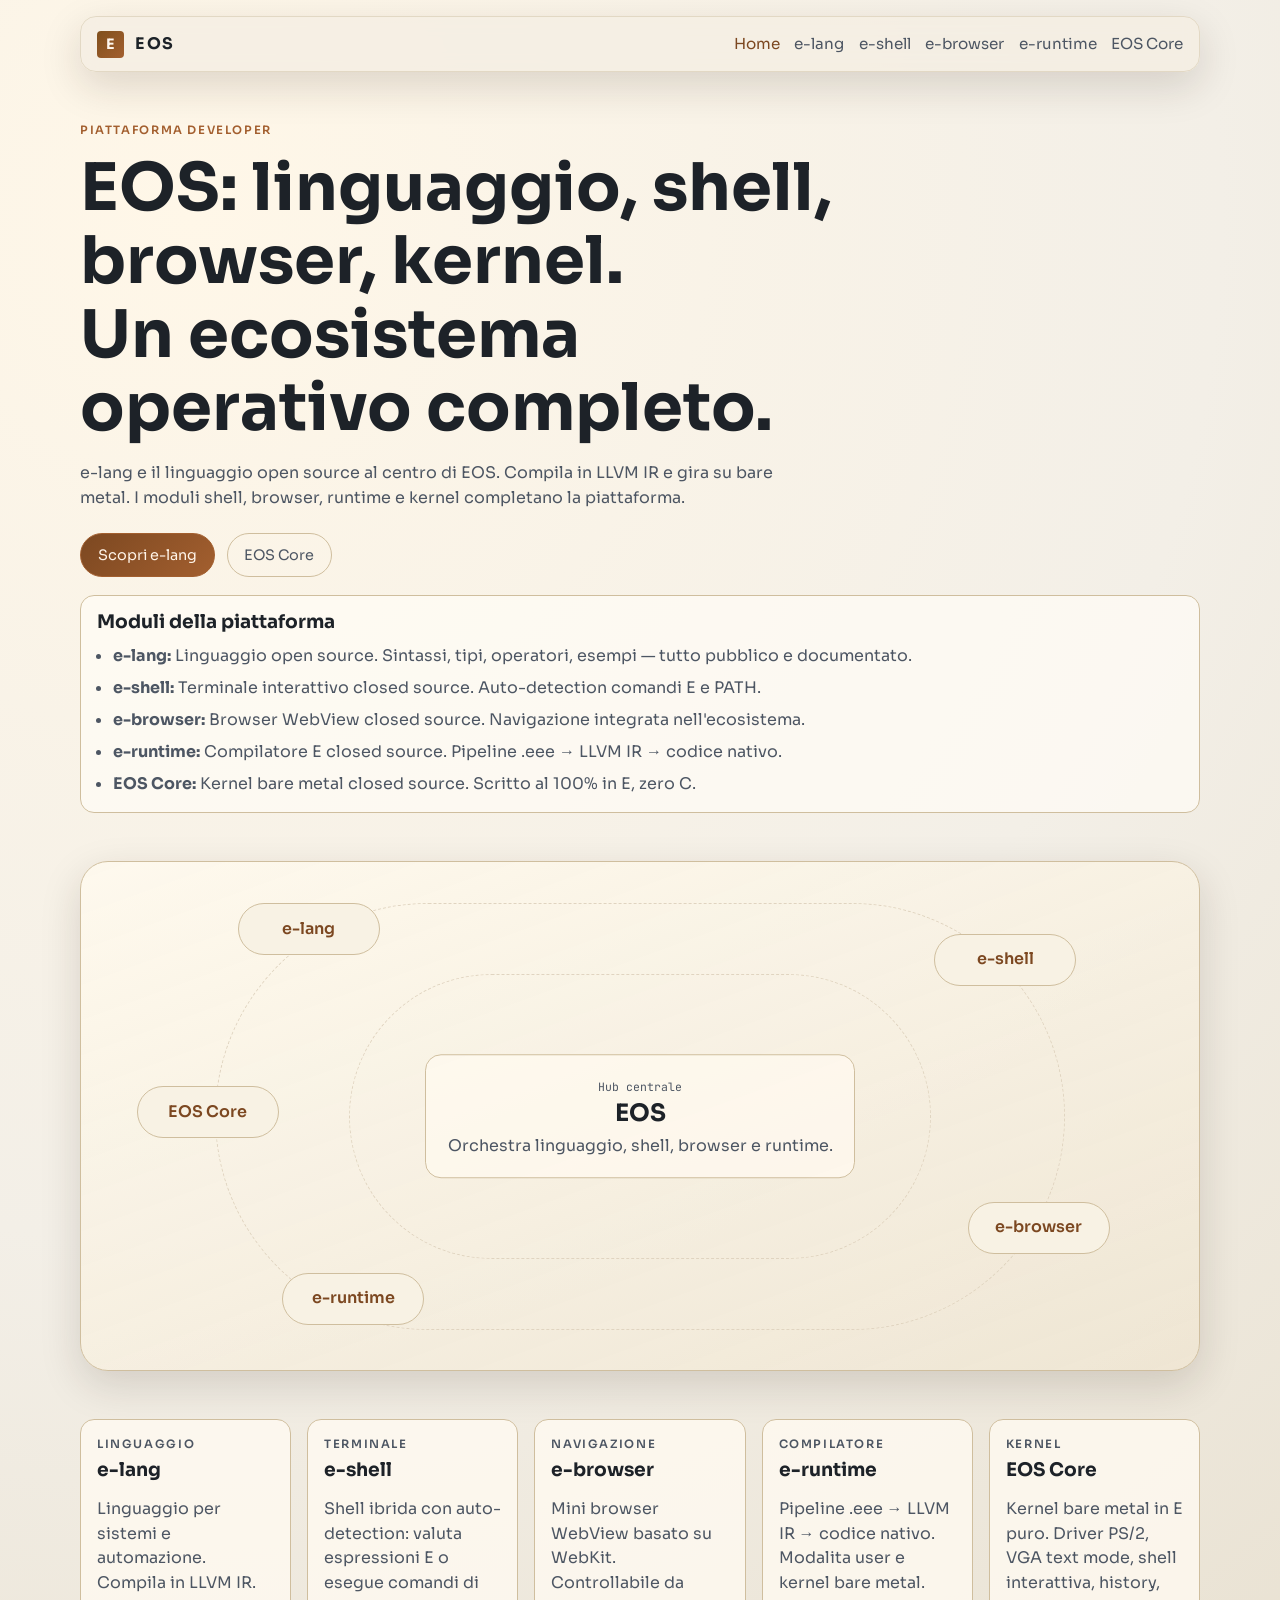
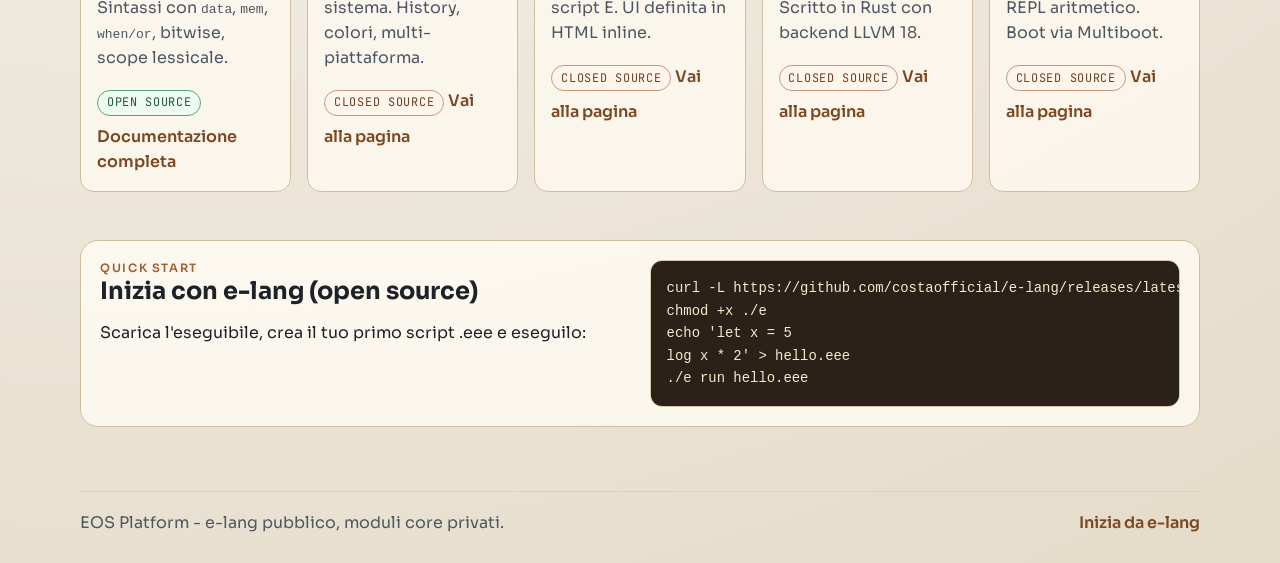
<file: docs/index.html>
<!doctype html>
<html lang="it">
  <head>
    <meta charset="UTF-8" />
    <meta name="viewport" content="width=device-width, initial-scale=1.0" />
    <title>EOS | Ecosistema Operativo</title>
    <meta
      name="description"
      content="EOS e un ecosistema operativo con e-lang open source e moduli privati e-shell, e-browser, e-runtime, EOS Core."
    />
    <link rel="stylesheet" href="assets/styles.css" />
  </head>
  <body>
    <div class="bg-noise"></div>
    <header class="site-header">
      <a class="brand" href="index.html">
        <span class="brand-block">E</span>
        <span class="brand-text">EOS</span>
      </a>
      <button class="menu-toggle" aria-label="Apri menu" aria-expanded="false">Menu</button>
      <nav class="nav" data-nav>
        <a href="index.html">Home</a>
        <a href="pages/e-lang.html">e-lang</a>
        <a href="pages/e-shell.html">e-shell</a>
        <a href="pages/e-browser.html">e-browser</a>
        <a href="pages/e-runtime.html">e-runtime</a>
        <a href="pages/eos-core.html">EOS Core</a>
      </nav>
    </header>

    <main>
      <section class="hero reveal">
        <p class="kicker">Piattaforma Developer</p>
        <h1>EOS: linguaggio, shell, browser, kernel. <br/>Un ecosistema operativo completo.</h1>
        <p class="lead">
          e-lang e il linguaggio open source al centro di EOS. Compila in LLVM IR e gira su bare metal.
          I moduli shell, browser, runtime e kernel completano la piattaforma.
        </p>
        <div class="hero-actions">
          <a class="btn primary" href="pages/e-lang.html">Scopri e-lang</a>
          <a class="btn" href="pages/eos-core.html">EOS Core</a>
        </div>
      </section>

      <section class="section-block reveal" aria-label="Stato accesso moduli">
        <h3>Moduli della piattaforma</h3>
        <ul class="feature-list">
          <li><strong>e-lang:</strong> Linguaggio open source. Sintassi, tipi, operatori, esempi — tutto pubblico e documentato.</li>
          <li><strong>e-shell:</strong> Terminale interattivo closed source. Auto-detection comandi E e PATH.</li>
          <li><strong>e-browser:</strong> Browser WebView closed source. Navigazione integrata nell'ecosistema.</li>
          <li><strong>e-runtime:</strong> Compilatore E closed source. Pipeline .eee → LLVM IR → codice nativo.</li>
          <li><strong>EOS Core:</strong> Kernel bare metal closed source. Scritto al 100% in E, zero C.</li>
        </ul>
      </section>

      <section class="orbit reveal" aria-label="Mappa moduli EOS">
        <div class="orbit-center">
          <span class="orbit-label">Hub centrale</span>
          <h2>EOS</h2>
          <p>Orchestra linguaggio, shell, browser e runtime.</p>
        </div>
        <a class="orbit-node n1" href="pages/e-lang.html">e-lang</a>
        <a class="orbit-node n2" href="pages/e-shell.html">e-shell</a>
        <a class="orbit-node n3" href="pages/e-browser.html">e-browser</a>
        <a class="orbit-node n4" href="pages/e-runtime.html">e-runtime</a>
        <a class="orbit-node n5" href="pages/eos-core.html">EOS Core</a>
      </section>

      <section class="feature-grid reveal" id="feature-grid">
        <article class="feature-card">
          <p class="eyebrow">Linguaggio</p>
          <h3>e-lang</h3>
          <p>Linguaggio per sistemi e automazione. Compila in LLVM IR. Sintassi con <code>data</code>, <code>mem</code>, <code>when/or</code>, bitwise, scope lessicale.</p>
          <p class="status open">Open source</p>
          <a href="pages/e-lang.html">Documentazione completa</a>
        </article>
        <article class="feature-card">
          <p class="eyebrow">Terminale</p>
          <h3>e-shell</h3>
          <p>Shell ibrida con auto-detection: valuta espressioni E o esegue comandi di sistema. History, colori, multi-piattaforma.</p>
          <p class="status closed">Closed source</p>
          <a href="pages/e-shell.html">Vai alla pagina</a>
        </article>
        <article class="feature-card">
          <p class="eyebrow">Navigazione</p>
          <h3>e-browser</h3>
          <p>Mini browser WebView basato su WebKit. Controllabile da script E. UI definita in HTML inline.</p>
          <p class="status closed">Closed source</p>
          <a href="pages/e-browser.html">Vai alla pagina</a>
        </article>
        <article class="feature-card">
          <p class="eyebrow">Compilatore</p>
          <h3>e-runtime</h3>
          <p>Pipeline .eee → LLVM IR → codice nativo. Modalita user e kernel bare metal. Scritto in Rust con backend LLVM 18.</p>
          <p class="status closed">Closed source</p>
          <a href="pages/e-runtime.html">Vai alla pagina</a>
        </article>
        <article class="feature-card">
          <p class="eyebrow">Kernel</p>
          <h3>EOS Core</h3>
          <p>Kernel bare metal in E puro. Driver PS/2, VGA text mode, shell interattiva, history, REPL aritmetico. Boot via Multiboot.</p>
          <p class="status closed">Closed source</p>
          <a href="pages/eos-core.html">Vai alla pagina</a>
        </article>
      </section>

      <section class="install reveal">
        <div>
          <p class="kicker">Quick start</p>
          <h2>Inizia con e-lang (open source)</h2>
          <p style="margin-bottom:16px;color:var(--dim)">Scarica l'eseguibile, crea il tuo primo script .eee e eseguilo:</p>
        </div>
        <pre><code>curl -L https://github.com/costaofficial/e-lang/releases/latest/download/e -o e
chmod +x ./e
echo 'let x = 5
log x * 2' > hello.eee
./e run hello.eee</code></pre>
      </section>
    </main>

    <footer class="site-footer">
      <p>EOS Platform - e-lang pubblico, moduli core privati.</p>
      <a href="pages/e-lang.html">Inizia da e-lang</a>
    </footer>

    <script src="assets/app.js"></script>
  </body>
</html>
</file>
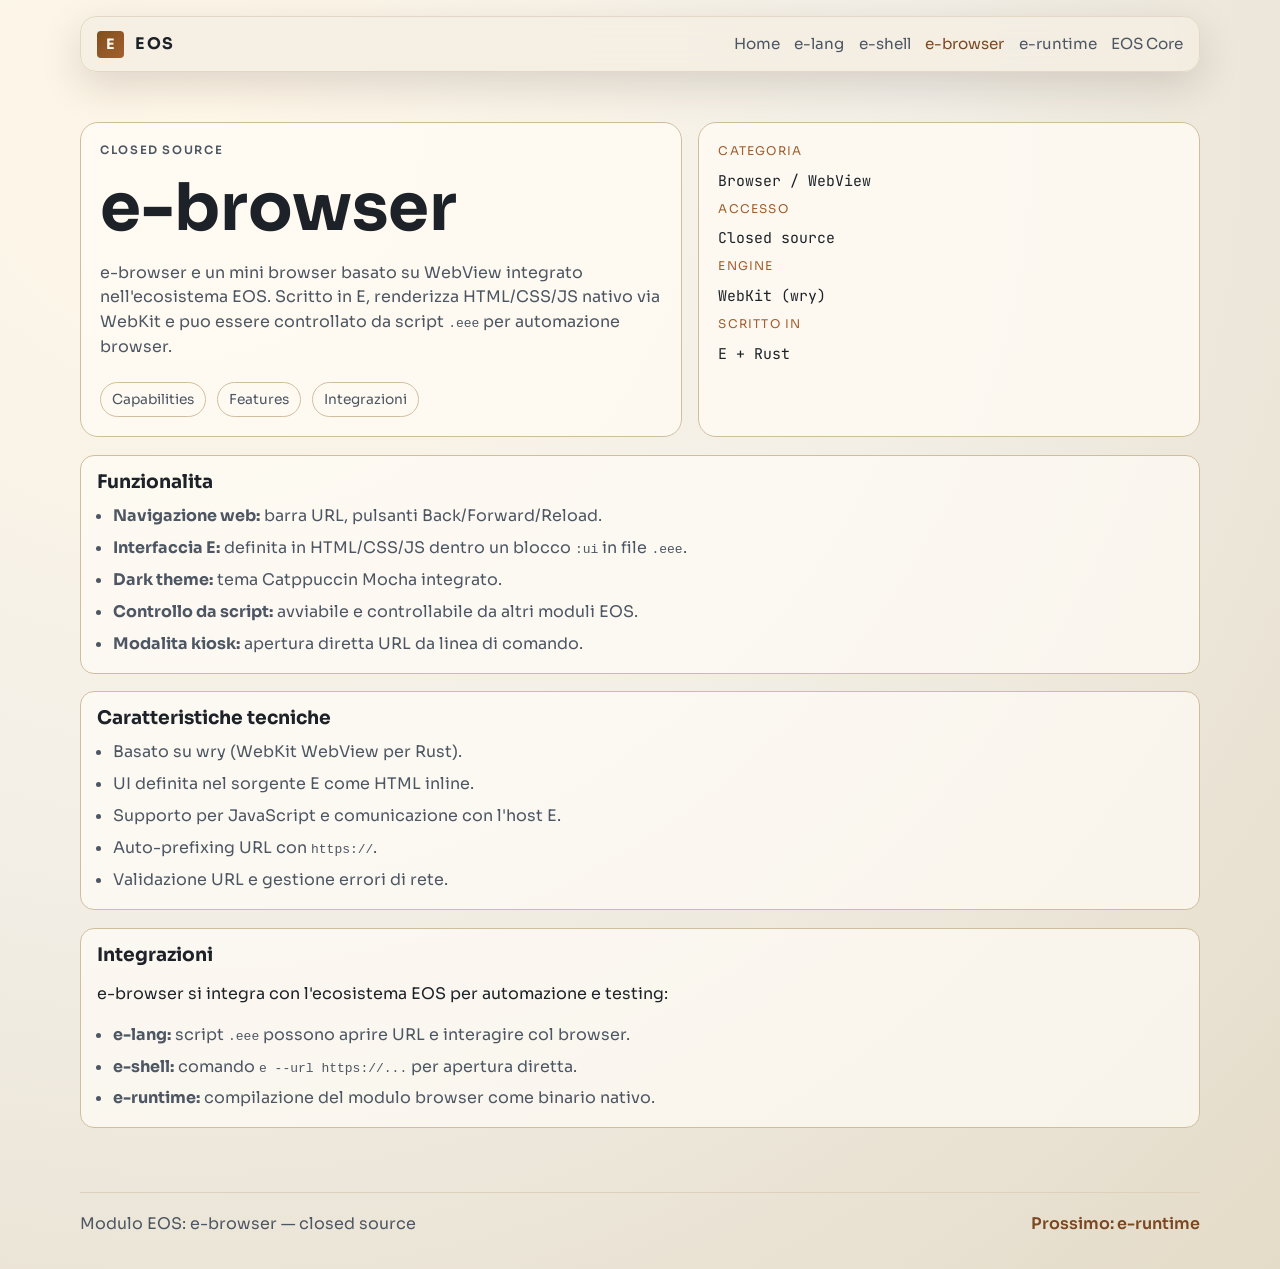
<file: docs/pages/e-browser.html>
<!doctype html>
<html lang="it">
  <head>
    <meta charset="UTF-8" />
    <meta name="viewport" content="width=device-width, initial-scale=1.0" />
    <title>EOS | e-browser</title>
    <meta name="description" content="e-browser: browser WebView di EOS. Navigazione integrata con l'ecosistema. Closed source." />
    <link rel="stylesheet" href="../assets/styles.css" />
  </head>
  <body>
    <div class="bg-noise"></div>
    <header class="site-header">
      <a class="brand" href="../index.html"><span class="brand-block">E</span><span class="brand-text">EOS</span></a>
      <button class="menu-toggle" aria-label="Apri menu" aria-expanded="false">Menu</button>
      <nav class="nav" data-nav>
        <a href="../index.html">Home</a>
        <a href="e-lang.html">e-lang</a>
        <a href="e-shell.html">e-shell</a>
        <a href="e-browser.html">e-browser</a>
        <a href="e-runtime.html">e-runtime</a>
        <a href="eos-core.html">EOS Core</a>
      </nav>
    </header>
    <main>
      <section class="feature-hero reveal">
        <article class="feature-pane">
          <p class="kicker">Closed Source</p>
          <h1>e-browser</h1>
          <p>
            e-browser e un mini browser basato su WebView integrato nell'ecosistema EOS. Scritto in E,
            renderizza HTML/CSS/JS nativo via WebKit e puo essere controllato da script <code>.eee</code>
            per automazione browser.
          </p>
          <div class="jump-links">
            <a href="#capabilities">Capabilities</a>
            <a href="#features">Features</a>
            <a href="#integrations">Integrazioni</a>
          </div>
        </article>
        <aside class="feature-meta">
          <dl>
            <dt>Categoria</dt>
            <dd>Browser / WebView</dd>
            <dt>Accesso</dt>
            <dd>Closed source</dd>
            <dt>Engine</dt>
            <dd>WebKit (wry)</dd>
            <dt>Scritto in</dt>
            <dd>E + Rust</dd>
          </dl>
        </aside>
      </section>

      <section class="section-block reveal" id="capabilities">
        <h3>Funzionalita</h3>
        <ul class="feature-list">
          <li><strong>Navigazione web:</strong> barra URL, pulsanti Back/Forward/Reload.</li>
          <li><strong>Interfaccia E:</strong> definita in HTML/CSS/JS dentro un blocco <code>:ui</code> in file <code>.eee</code>.</li>
          <li><strong>Dark theme:</strong> tema Catppuccin Mocha integrato.</li>
          <li><strong>Controllo da script:</strong> avviabile e controllabile da altri moduli EOS.</li>
          <li><strong>Modalita kiosk:</strong> apertura diretta URL da linea di comando.</li>
        </ul>
      </section>

      <section class="section-block reveal" id="features">
        <h3>Caratteristiche tecniche</h3>
        <ul class="feature-list">
          <li>Basato su wry (WebKit WebView per Rust).</li>
          <li>UI definita nel sorgente E come HTML inline.</li>
          <li>Supporto per JavaScript e comunicazione con l'host E.</li>
          <li>Auto-prefixing URL con <code>https://</code>.</li>
          <li>Validazione URL e gestione errori di rete.</li>
        </ul>
      </section>

      <section class="section-block reveal" id="integrations">
        <h3>Integrazioni</h3>
        <p>e-browser si integra con l'ecosistema EOS per automazione e testing:</p>
        <ul class="feature-list">
          <li><strong>e-lang:</strong> script <code>.eee</code> possono aprire URL e interagire col browser.</li>
          <li><strong>e-shell:</strong> comando <code>e --url https://...</code> per apertura diretta.</li>
          <li><strong>e-runtime:</strong> compilazione del modulo browser come binario nativo.</li>
        </ul>
      </section>
    </main>
    <footer class="site-footer">
      <p>Modulo EOS: e-browser — closed source</p>
      <a href="e-runtime.html">Prossimo: e-runtime</a>
    </footer>
    <script src="../assets/app.js"></script>
  </body>
</html>
</file>
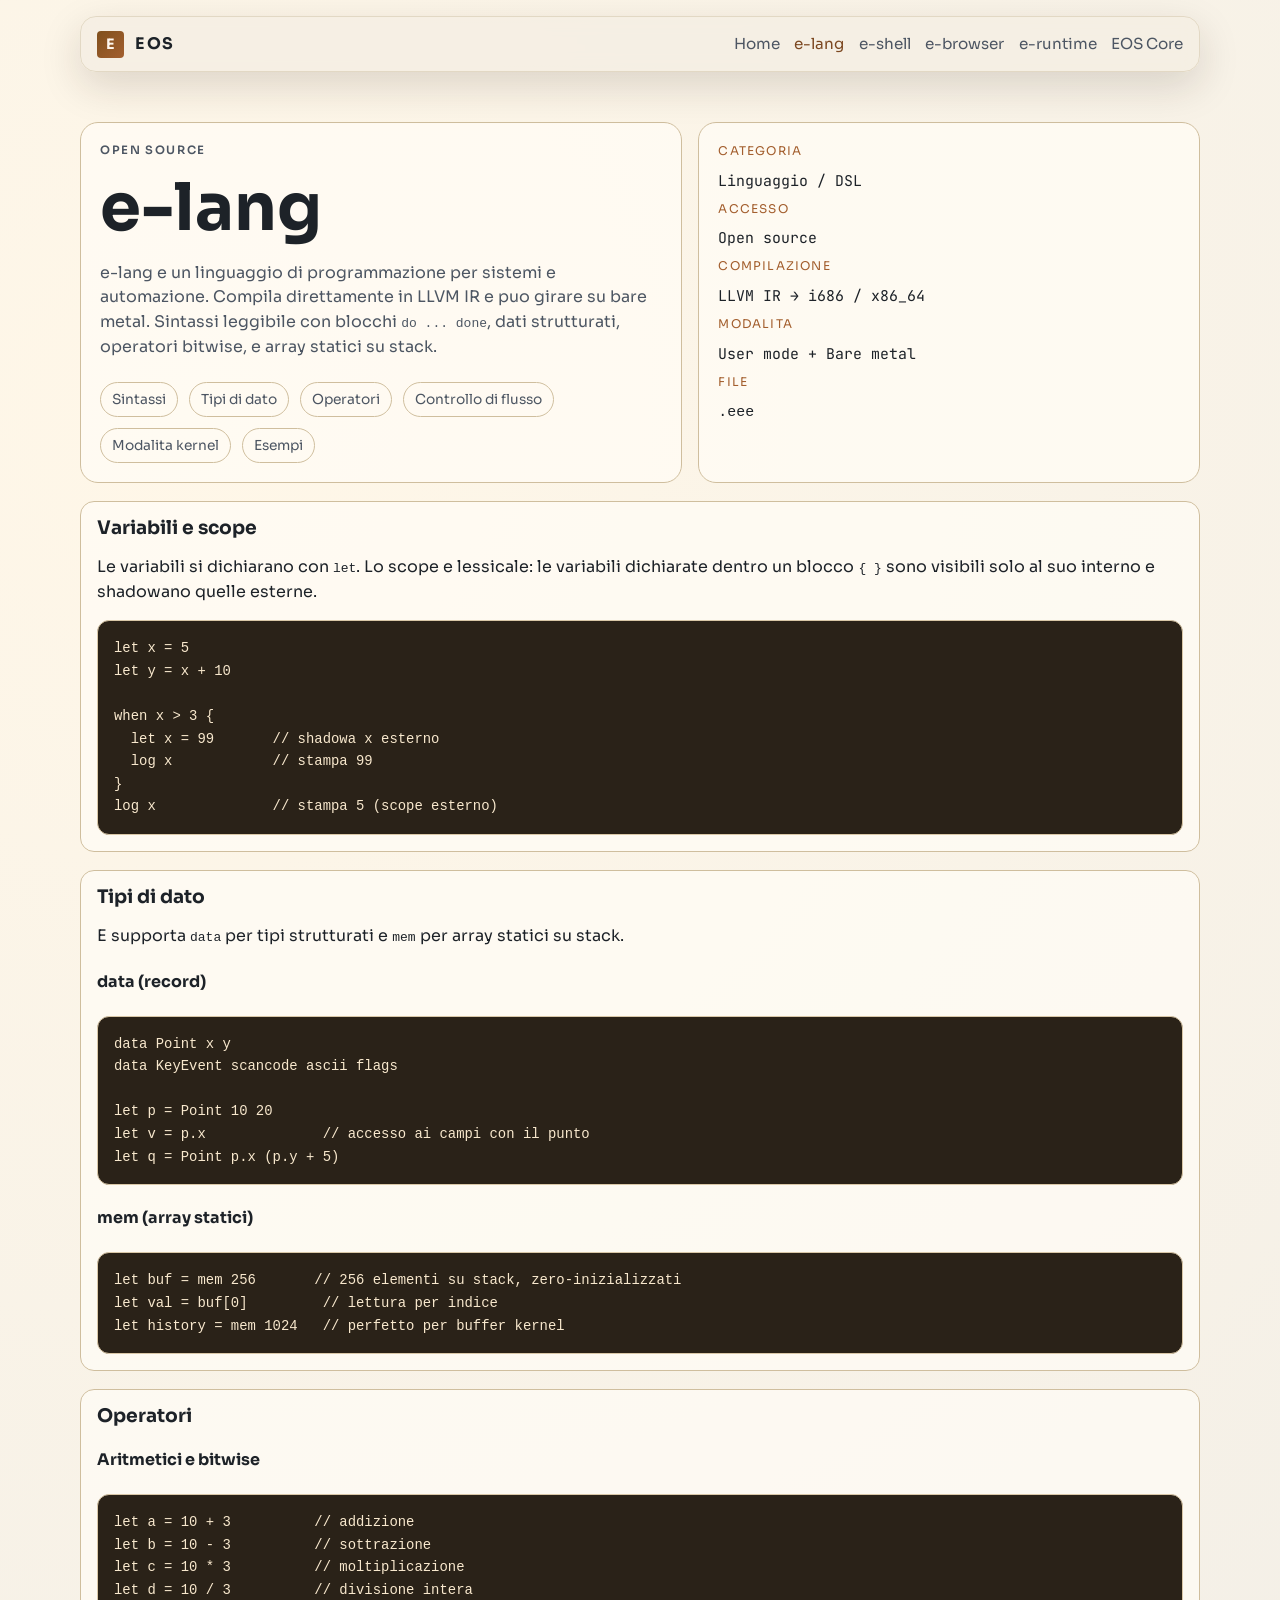
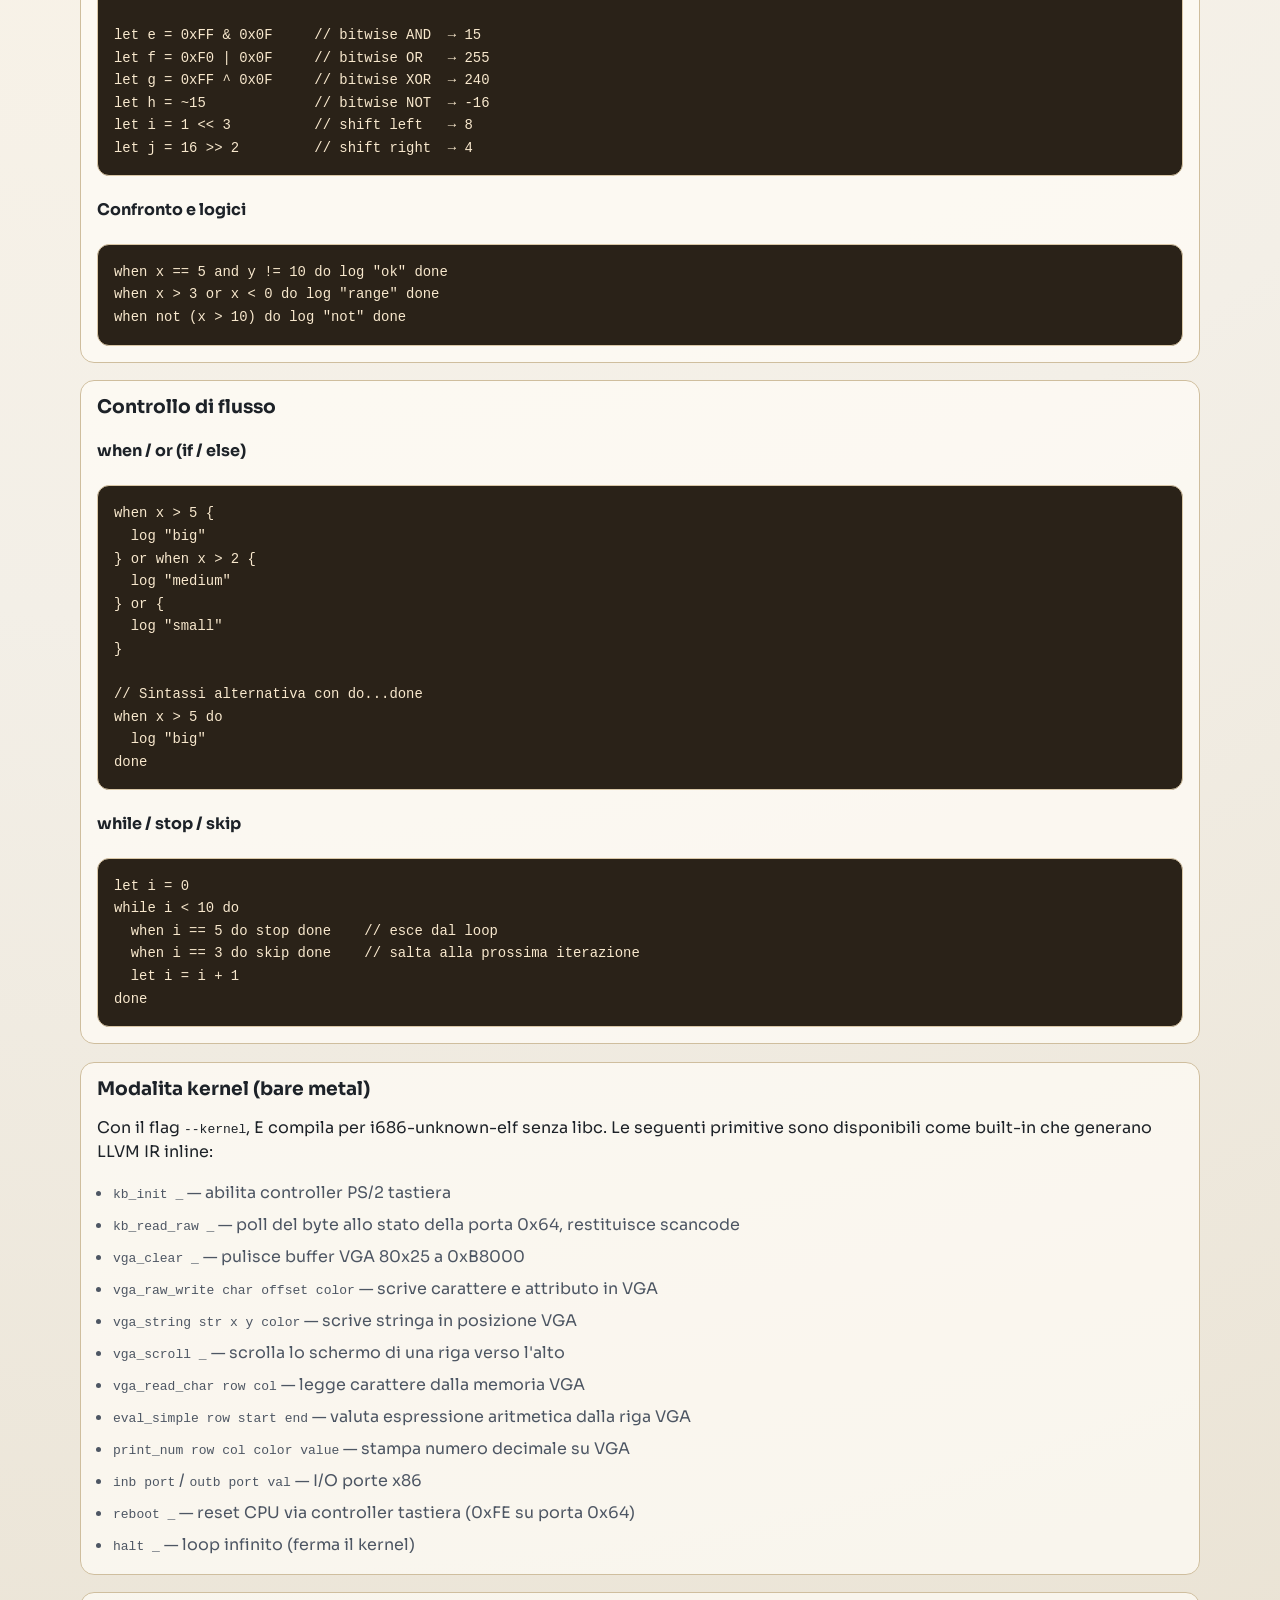
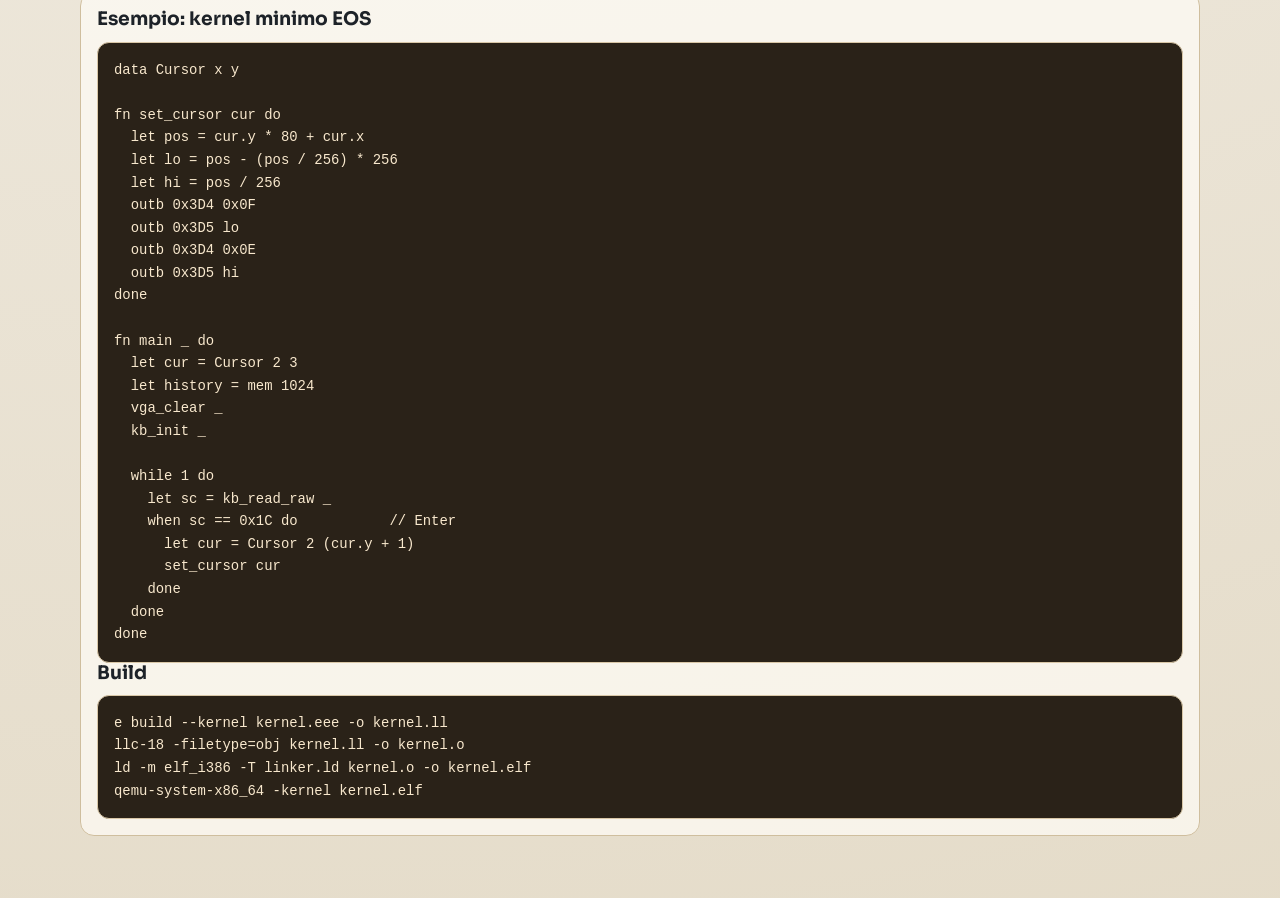
<file: docs/pages/e-lang.html>
<!doctype html>
<html lang="it">
  <head>
    <meta charset="UTF-8" />
    <meta name="viewport" content="width=device-width, initial-scale=1.0" />
    <title>EOS | e-lang</title>
    <meta name="description" content="e-lang: linguaggio open source di EOS — sistemi e automazione con sintassi do/done, compilazione LLVM, bare metal." />
    <link rel="stylesheet" href="../assets/styles.css" />
  </head>
  <body>
    <div class="bg-noise"></div>
    <header class="site-header">
      <a class="brand" href="../index.html"><span class="brand-block">E</span><span class="brand-text">EOS</span></a>
      <button class="menu-toggle" aria-label="Apri menu" aria-expanded="false">Menu</button>
      <nav class="nav" data-nav>
        <a href="../index.html">Home</a>
        <a href="e-lang.html">e-lang</a>
        <a href="e-shell.html">e-shell</a>
        <a href="e-browser.html">e-browser</a>
        <a href="e-runtime.html">e-runtime</a>
        <a href="eos-core.html">EOS Core</a>
      </nav>
    </header>
    <main>
      <section class="feature-hero reveal">
        <article class="feature-pane">
          <p class="kicker">Open Source</p>
          <h1>e-lang</h1>
          <p>
            e-lang e un linguaggio di programmazione per sistemi e automazione. Compila direttamente in LLVM IR
            e puo girare su bare metal. Sintassi leggibile con blocchi <code>do ... done</code>, dati strutturati,
            operatori bitwise, e array statici su stack.
          </p>
          <div class="jump-links">
            <a href="#syntax">Sintassi</a>
            <a href="#types">Tipi di dato</a>
            <a href="#ops">Operatori</a>
            <a href="#control">Controllo di flusso</a>
            <a href="#kernel">Modalita kernel</a>
            <a href="#snippet">Esempi</a>
          </div>
        </article>
        <aside class="feature-meta">
          <dl>
            <dt>Categoria</dt>
            <dd>Linguaggio / DSL</dd>
            <dt>Accesso</dt>
            <dd>Open source</dd>
            <dt>Compilazione</dt>
            <dd>LLVM IR &rarr; i686 / x86_64</dd>
            <dt>Modalita</dt>
            <dd>User mode + Bare metal</dd>
            <dt>File</dt>
            <dd><code>.eee</code></dd>
          </dl>
        </aside>
      </section>

      <!-- SINTASSI BASE -->
      <section class="section-block reveal" id="syntax">
        <h3>Variabili e scope</h3>
        <p>Le variabili si dichiarano con <code>let</code>. Lo scope e lessicale: le variabili dichiarate dentro un blocco <code>{ }</code> sono visibili solo al suo interno e shadowano quelle esterne.</p>
        <pre><code>let x = 5
let y = x + 10

when x > 3 {
  let x = 99       // shadowa x esterno
  log x            // stampa 99
}
log x              // stampa 5 (scope esterno)</code></pre>
      </section>

      <!-- TIPI DI DATO -->
      <section class="section-block reveal" id="types">
        <h3>Tipi di dato</h3>
        <p>E supporta <code>data</code> per tipi strutturati e <code>mem</code> per array statici su stack.</p>

        <h4>data (record)</h4>
        <pre><code>data Point x y
data KeyEvent scancode ascii flags

let p = Point 10 20
let v = p.x              // accesso ai campi con il punto
let q = Point p.x (p.y + 5)</code></pre>

        <h4>mem (array statici)</h4>
        <pre><code>let buf = mem 256       // 256 elementi su stack, zero-inizializzati
let val = buf[0]         // lettura per indice
let history = mem 1024   // perfetto per buffer kernel</code></pre>
      </section>

      <!-- OPERATORI -->
      <section class="section-block reveal" id="ops">
        <h3>Operatori</h3>

        <h4>Aritmetici e bitwise</h4>
        <pre><code>let a = 10 + 3          // addizione
let b = 10 - 3          // sottrazione
let c = 10 * 3          // moltiplicazione
let d = 10 / 3          // divisione intera

let e = 0xFF & 0x0F     // bitwise AND  → 15
let f = 0xF0 | 0x0F     // bitwise OR   → 255
let g = 0xFF ^ 0x0F     // bitwise XOR  → 240
let h = ~15             // bitwise NOT  → -16
let i = 1 << 3          // shift left   → 8
let j = 16 >> 2         // shift right  → 4</code></pre>

        <h4>Confronto e logici</h4>
        <pre><code>when x == 5 and y != 10 do log "ok" done
when x > 3 or x < 0 do log "range" done
when not (x > 10) do log "not" done</code></pre>
      </section>

      <!-- CONTROLLO DI FLUSSO -->
      <section class="section-block reveal" id="control">
        <h3>Controllo di flusso</h3>

        <h4>when / or (if / else)</h4>
        <pre><code>when x > 5 {
  log "big"
} or when x > 2 {
  log "medium"
} or {
  log "small"
}

// Sintassi alternativa con do...done
when x > 5 do
  log "big"
done</code></pre>

        <h4>while / stop / skip</h4>
        <pre><code>let i = 0
while i < 10 do
  when i == 5 do stop done    // esce dal loop
  when i == 3 do skip done    // salta alla prossima iterazione
  let i = i + 1
done</code></pre>
      </section>

      <!-- KERNEL MODE -->
      <section class="section-block reveal" id="kernel">
        <h3>Modalita kernel (bare metal)</h3>
        <p>Con il flag <code>--kernel</code>, E compila per i686-unknown-elf senza libc. Le seguenti primitive sono disponibili come built-in che generano LLVM IR inline:</p>
        <ul class="feature-list">
          <li><code>kb_init _</code> — abilita controller PS/2 tastiera</li>
          <li><code>kb_read_raw _</code> — poll del byte allo stato della porta 0x64, restituisce scancode</li>
          <li><code>vga_clear _</code> — pulisce buffer VGA 80x25 a 0xB8000</li>
          <li><code>vga_raw_write char offset color</code> — scrive carattere e attributo in VGA</li>
          <li><code>vga_string str x y color</code> — scrive stringa in posizione VGA</li>
          <li><code>vga_scroll _</code> — scrolla lo schermo di una riga verso l'alto</li>
          <li><code>vga_read_char row col</code> — legge carattere dalla memoria VGA</li>
          <li><code>eval_simple row start end</code> — valuta espressione aritmetica dalla riga VGA</li>
          <li><code>print_num row col color value</code> — stampa numero decimale su VGA</li>
          <li><code>inb port</code> / <code>outb port val</code> — I/O porte x86</li>
          <li><code>reboot _</code> — reset CPU via controller tastiera (0xFE su porta 0x64)</li>
          <li><code>halt _</code> — loop infinito (ferma il kernel)</li>
        </ul>
      </section>

      <!-- ESEMPI -->
      <section class="section-block reveal" id="snippet">
        <h3>Esempio: kernel minimo EOS</h3>
        <pre><code>data Cursor x y

fn set_cursor cur do
  let pos = cur.y * 80 + cur.x
  let lo = pos - (pos / 256) * 256
  let hi = pos / 256
  outb 0x3D4 0x0F
  outb 0x3D5 lo
  outb 0x3D4 0x0E
  outb 0x3D5 hi
done

fn main _ do
  let cur = Cursor 2 3
  let history = mem 1024
  vga_clear _
  kb_init _

  while 1 do
    let sc = kb_read_raw _
    when sc == 0x1C do           // Enter
      let cur = Cursor 2 (cur.y + 1)
      set_cursor cur
    done
  done
done</code></pre>

        <h3>Build</h3>
        <pre><code>e build --kernel kernel.eee -o kernel.ll
llc-18 -filetype=obj kernel.ll -o kernel.o
ld -m elf_i386 -T linker.ld kernel.o -o kernel.elf
qemu-system-x86_64 -kernel kernel.elf</code></pre>
      </section>
    </main>
    <footer class="site-footer">
      <p>Modulo EOS: e-lang — open source</p>
      <a href="e-shell.html">Prossimo: e-shell</a>
    </footer>
    <script src="../assets/app.js"></script>
  </body>
</html>
</file>
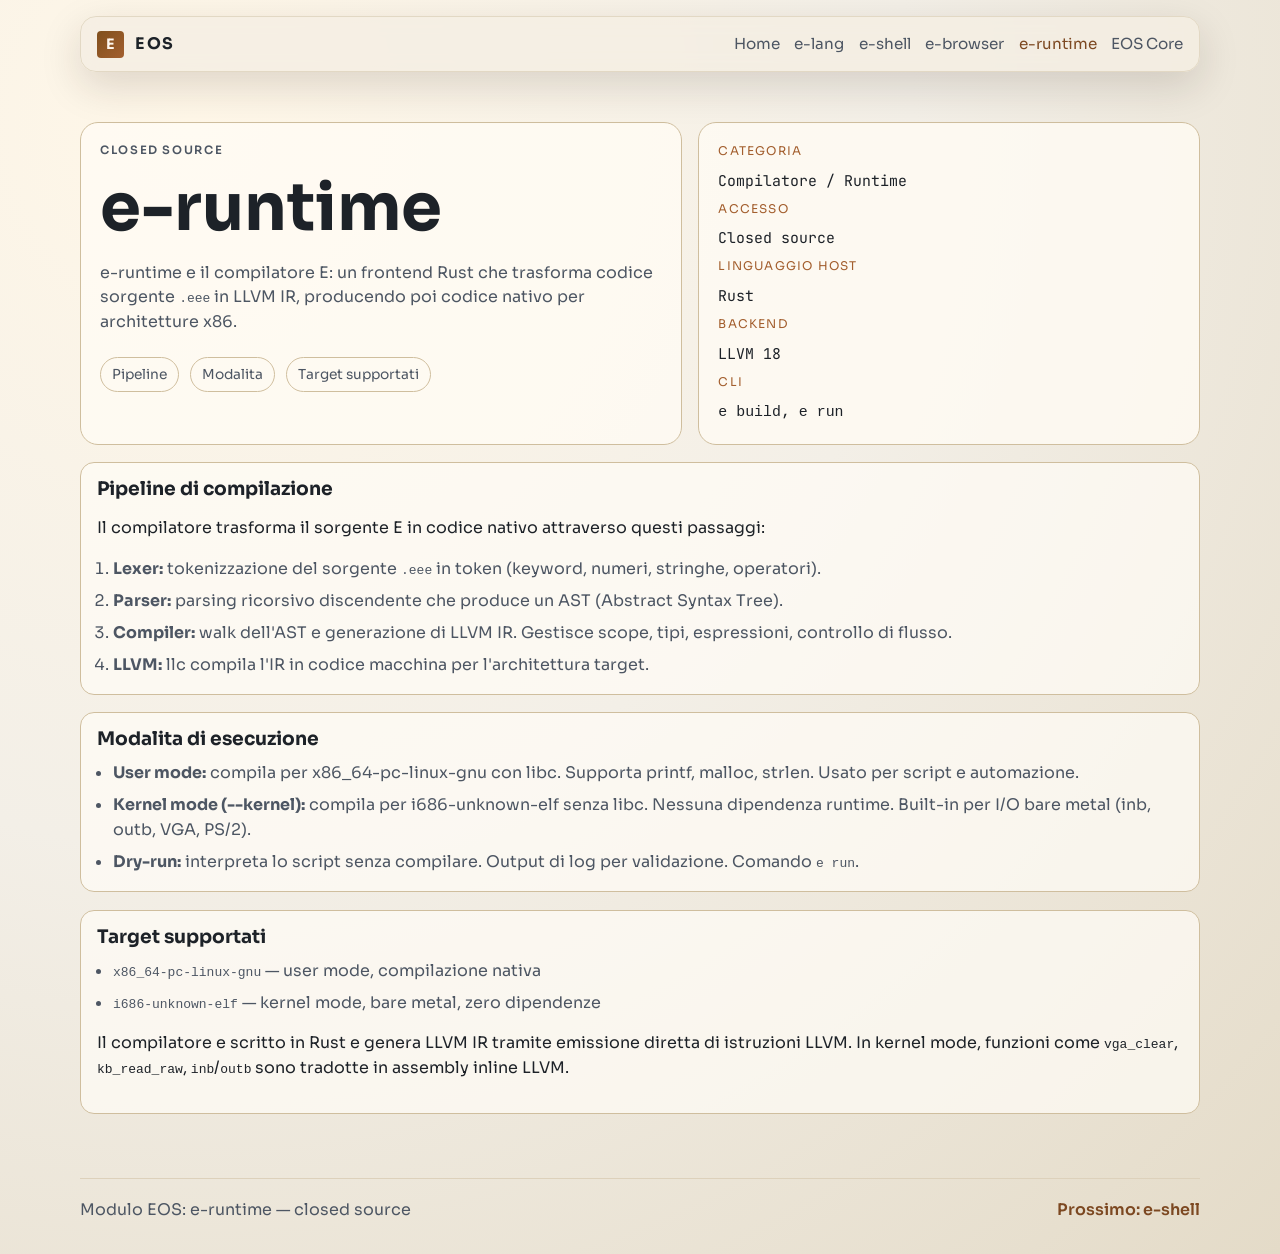
<file: docs/pages/e-runtime.html>
<!doctype html>
<html lang="it">
  <head>
    <meta charset="UTF-8" />
    <meta name="viewport" content="width=device-width, initial-scale=1.0" />
    <title>EOS | e-runtime</title>
    <meta name="description" content="e-runtime: compilatore E → LLVM IR. Pipeline .eee → IR → oggetto nativo. Modalita user e bare metal." />
    <link rel="stylesheet" href="../assets/styles.css" />
  </head>
  <body>
    <div class="bg-noise"></div>
    <header class="site-header">
      <a class="brand" href="../index.html"><span class="brand-block">E</span><span class="brand-text">EOS</span></a>
      <button class="menu-toggle" aria-label="Apri menu" aria-expanded="false">Menu</button>
      <nav class="nav" data-nav>
        <a href="../index.html">Home</a>
        <a href="e-lang.html">e-lang</a>
        <a href="e-shell.html">e-shell</a>
        <a href="e-browser.html">e-browser</a>
        <a href="e-runtime.html">e-runtime</a>
        <a href="eos-core.html">EOS Core</a>
      </nav>
    </header>
    <main>
      <section class="feature-hero reveal">
        <article class="feature-pane">
          <p class="kicker">Closed Source</p>
          <h1>e-runtime</h1>
          <p>
            e-runtime e il compilatore E: un frontend Rust che trasforma codice sorgente <code>.eee</code>
            in LLVM IR, producendo poi codice nativo per architetture x86.
          </p>
          <div class="jump-links">
            <a href="#pipeline">Pipeline</a>
            <a href="#modes">Modalita</a>
            <a href="#targets">Target supportati</a>
          </div>
        </article>
        <aside class="feature-meta">
          <dl>
            <dt>Categoria</dt>
            <dd>Compilatore / Runtime</dd>
            <dt>Accesso</dt>
            <dd>Closed source</dd>
            <dt>Linguaggio host</dt>
            <dd>Rust</dd>
            <dt>Backend</dt>
            <dd>LLVM 18</dd>
            <dt>CLI</dt>
            <dd><code>e build</code>, <code>e run</code></dd>
          </dl>
        </aside>
      </section>

      <section class="section-block reveal" id="pipeline">
        <h3>Pipeline di compilazione</h3>
        <p>Il compilatore trasforma il sorgente E in codice nativo attraverso questi passaggi:</p>
        <ol class="timeline">
          <li><strong>Lexer:</strong> tokenizzazione del sorgente <code>.eee</code> in token (keyword, numeri, stringhe, operatori).</li>
          <li><strong>Parser:</strong> parsing ricorsivo discendente che produce un AST (Abstract Syntax Tree).</li>
          <li><strong>Compiler:</strong> walk dell'AST e generazione di LLVM IR. Gestisce scope, tipi, espressioni, controllo di flusso.</li>
          <li><strong>LLVM:</strong> llc compila l'IR in codice macchina per l'architettura target.</li>
        </ol>
      </section>

      <section class="section-block reveal" id="modes">
        <h3>Modalita di esecuzione</h3>
        <ul class="feature-list">
          <li><strong>User mode:</strong> compila per x86_64-pc-linux-gnu con libc. Supporta printf, malloc, strlen. Usato per script e automazione.</li>
          <li><strong>Kernel mode (--kernel):</strong> compila per i686-unknown-elf senza libc. Nessuna dipendenza runtime. Built-in per I/O bare metal (inb, outb, VGA, PS/2).</li>
          <li><strong>Dry-run:</strong> interpreta lo script senza compilare. Output di log per validazione. Comando <code>e run</code>.</li>
        </ul>
      </section>

      <section class="section-block reveal" id="targets">
        <h3>Target supportati</h3>
        <ul class="feature-list">
          <li><code>x86_64-pc-linux-gnu</code> — user mode, compilazione nativa</li>
          <li><code>i686-unknown-elf</code> — kernel mode, bare metal, zero dipendenze</li>
        </ul>
        <p>Il compilatore e scritto in Rust e genera LLVM IR tramite emissione diretta di istruzioni LLVM. In kernel mode, funzioni come <code>vga_clear</code>, <code>kb_read_raw</code>, <code>inb</code>/<code>outb</code> sono tradotte in assembly inline LLVM.</p>
      </section>
    </main>
    <footer class="site-footer">
      <p>Modulo EOS: e-runtime — closed source</p>
      <a href="e-shell.html">Prossimo: e-shell</a>
    </footer>
    <script src="../assets/app.js"></script>
  </body>
</html>
</file>
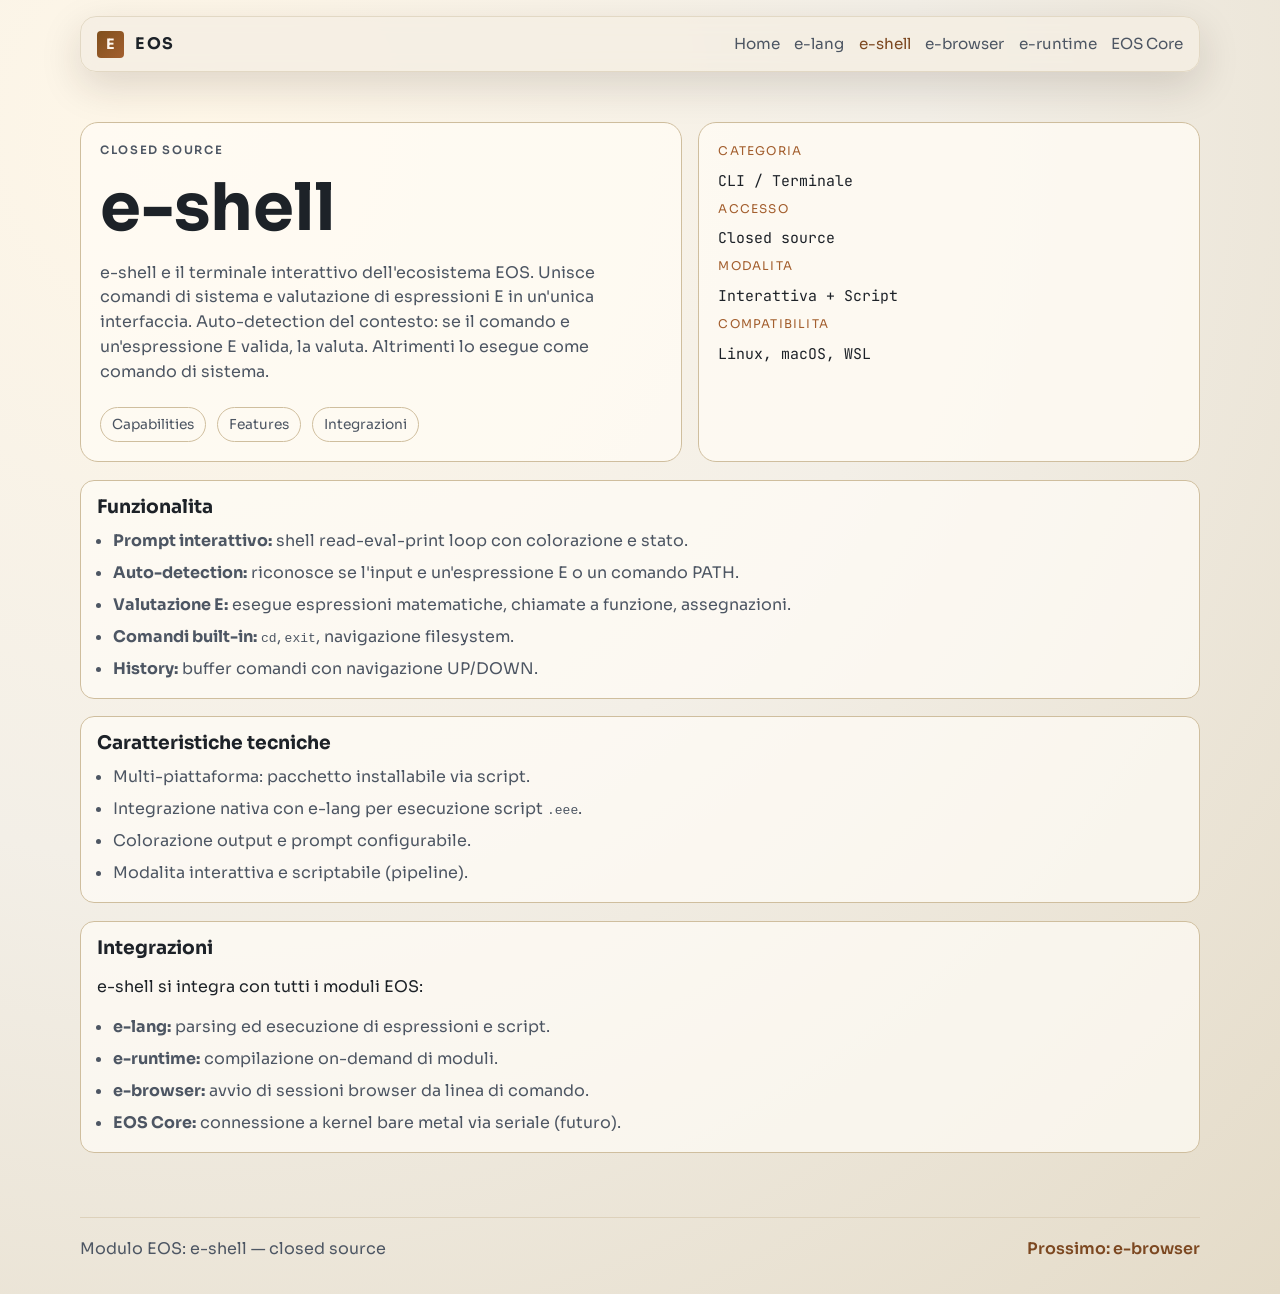
<file: docs/pages/e-shell.html>
<!doctype html>
<html lang="it">
  <head>
    <meta charset="UTF-8" />
    <meta name="viewport" content="width=device-width, initial-scale=1.0" />
    <title>EOS | e-shell</title>
    <meta name="description" content="e-shell: shell ibrida di EOS. Prompt interattivo con auto-detection comandi E e shell. Closed source." />
    <link rel="stylesheet" href="../assets/styles.css" />
  </head>
  <body>
    <div class="bg-noise"></div>
    <header class="site-header">
      <a class="brand" href="../index.html"><span class="brand-block">E</span><span class="brand-text">EOS</span></a>
      <button class="menu-toggle" aria-label="Apri menu" aria-expanded="false">Menu</button>
      <nav class="nav" data-nav>
        <a href="../index.html">Home</a>
        <a href="e-lang.html">e-lang</a>
        <a href="e-shell.html">e-shell</a>
        <a href="e-browser.html">e-browser</a>
        <a href="e-runtime.html">e-runtime</a>
        <a href="eos-core.html">EOS Core</a>
      </nav>
    </header>
    <main>
      <section class="feature-hero reveal">
        <article class="feature-pane">
          <p class="kicker">Closed Source</p>
          <h1>e-shell</h1>
          <p>
            e-shell e il terminale interattivo dell'ecosistema EOS. Unisce comandi di sistema e valutazione
            di espressioni E in un'unica interfaccia. Auto-detection del contesto: se il comando e un'espressione
            E valida, la valuta. Altrimenti lo esegue come comando di sistema.
          </p>
          <div class="jump-links">
            <a href="#capabilities">Capabilities</a>
            <a href="#features">Features</a>
            <a href="#integrations">Integrazioni</a>
          </div>
        </article>
        <aside class="feature-meta">
          <dl>
            <dt>Categoria</dt>
            <dd>CLI / Terminale</dd>
            <dt>Accesso</dt>
            <dd>Closed source</dd>
            <dt>Modalita</dt>
            <dd>Interattiva + Script</dd>
            <dt>Compatibilita</dt>
            <dd>Linux, macOS, WSL</dd>
          </dl>
        </aside>
      </section>

      <section class="section-block reveal" id="capabilities">
        <h3>Funzionalita</h3>
        <ul class="feature-list">
          <li><strong>Prompt interattivo:</strong> shell read-eval-print loop con colorazione e stato.</li>
          <li><strong>Auto-detection:</strong> riconosce se l'input e un'espressione E o un comando PATH.</li>
          <li><strong>Valutazione E:</strong> esegue espressioni matematiche, chiamate a funzione, assegnazioni.</li>
          <li><strong>Comandi built-in:</strong> <code>cd</code>, <code>exit</code>, navigazione filesystem.</li>
          <li><strong>History:</strong> buffer comandi con navigazione UP/DOWN.</li>
        </ul>
      </section>

      <section class="section-block reveal" id="features">
        <h3>Caratteristiche tecniche</h3>
        <ul class="feature-list">
          <li>Multi-piattaforma: pacchetto installabile via script.</li>
          <li>Integrazione nativa con e-lang per esecuzione script <code>.eee</code>.</li>
          <li>Colorazione output e prompt configurabile.</li>
          <li>Modalita interattiva e scriptabile (pipeline).</li>
        </ul>
      </section>

      <section class="section-block reveal" id="integrations">
        <h3>Integrazioni</h3>
        <p>e-shell si integra con tutti i moduli EOS:</p>
        <ul class="feature-list">
          <li><strong>e-lang:</strong> parsing ed esecuzione di espressioni e script.</li>
          <li><strong>e-runtime:</strong> compilazione on-demand di moduli.</li>
          <li><strong>e-browser:</strong> avvio di sessioni browser da linea di comando.</li>
          <li><strong>EOS Core:</strong> connessione a kernel bare metal via seriale (futuro).</li>
        </ul>
      </section>
    </main>
    <footer class="site-footer">
      <p>Modulo EOS: e-shell — closed source</p>
      <a href="e-browser.html">Prossimo: e-browser</a>
    </footer>
    <script src="../assets/app.js"></script>
  </body>
</html>
</file>
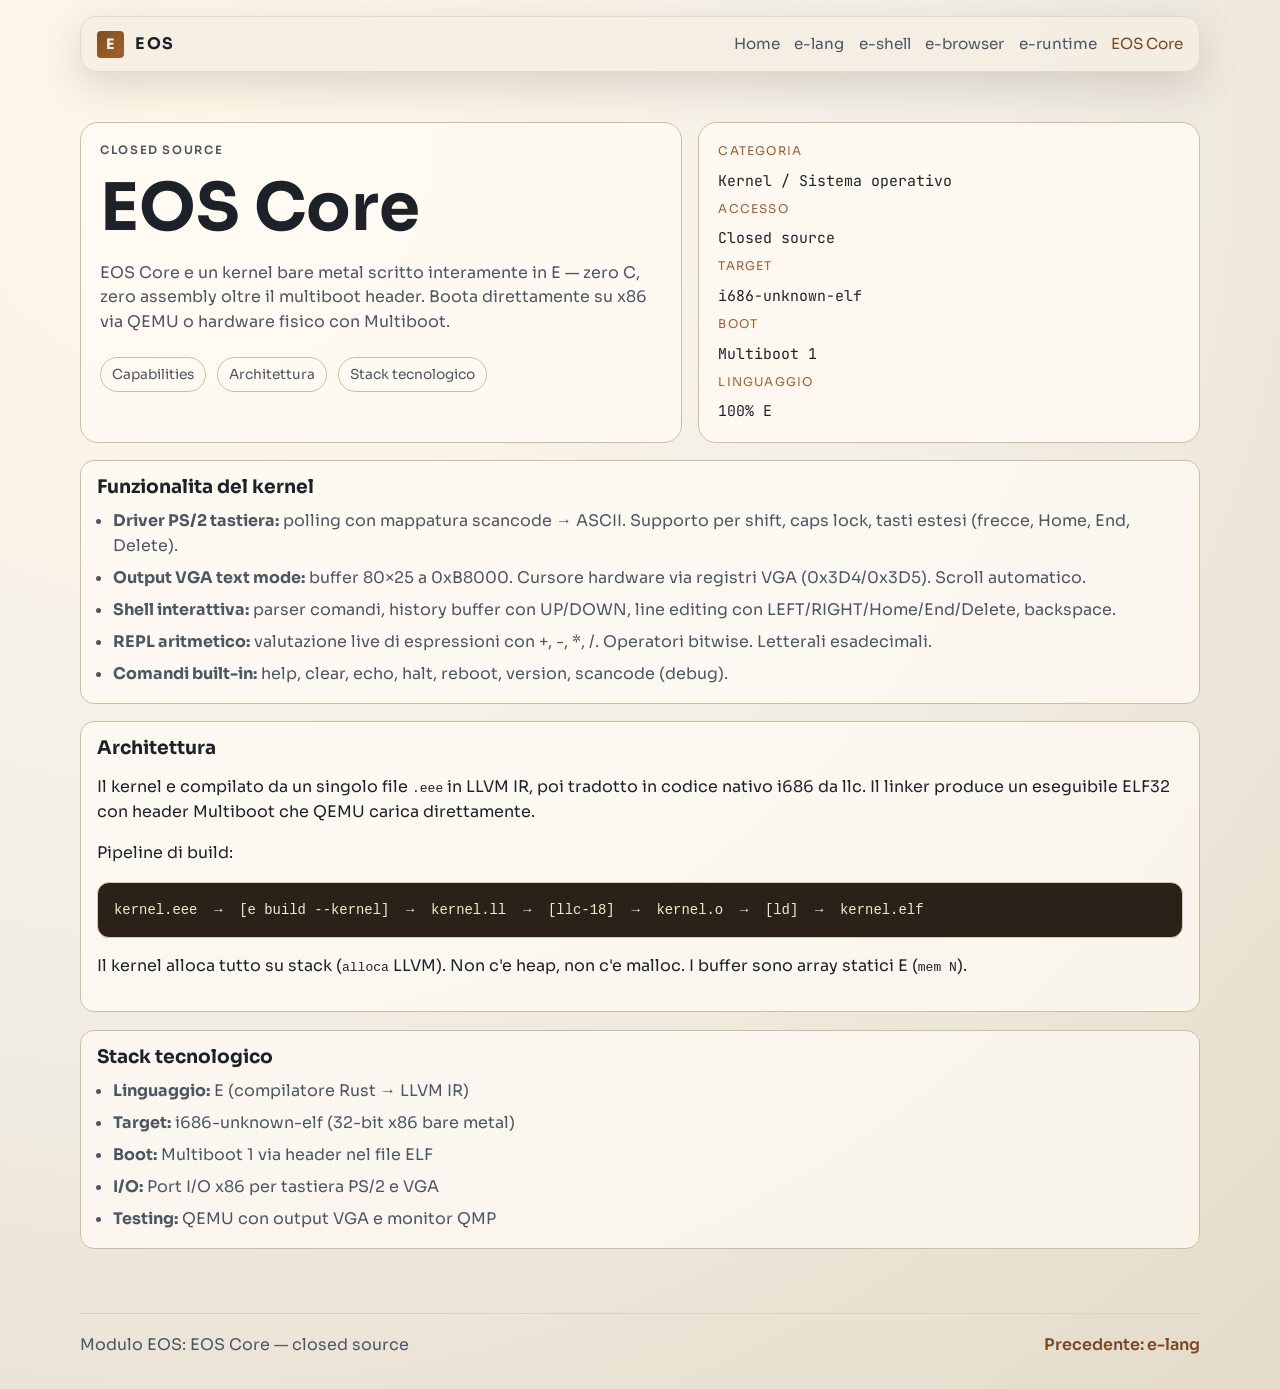
<file: docs/pages/eos-core.html>
<!doctype html>
<html lang="it">
  <head>
    <meta charset="UTF-8" />
    <meta name="viewport" content="width=device-width, initial-scale=1.0" />
    <title>EOS | EOS Core</title>
    <meta name="description" content="EOS Core: kernel bare metal scritto interamente in E. VGA, PS/2, shell interattiva, history, REPL aritmetico." />
    <link rel="stylesheet" href="../assets/styles.css" />
  </head>
  <body>
    <div class="bg-noise"></div>
    <header class="site-header">
      <a class="brand" href="../index.html"><span class="brand-block">E</span><span class="brand-text">EOS</span></a>
      <button class="menu-toggle" aria-label="Apri menu" aria-expanded="false">Menu</button>
      <nav class="nav" data-nav>
        <a href="../index.html">Home</a>
        <a href="e-lang.html">e-lang</a>
        <a href="e-shell.html">e-shell</a>
        <a href="e-browser.html">e-browser</a>
        <a href="e-runtime.html">e-runtime</a>
        <a href="eos-core.html">EOS Core</a>
      </nav>
    </header>
    <main>
      <section class="feature-hero reveal">
        <article class="feature-pane">
          <p class="kicker">Closed Source</p>
          <h1>EOS Core</h1>
          <p>
            EOS Core e un kernel bare metal scritto interamente in E — zero C, zero assembly oltre il
            multiboot header. Boota direttamente su x86 via QEMU o hardware fisico con Multiboot.
          </p>
          <div class="jump-links">
            <a href="#capabilities">Capabilities</a>
            <a href="#arch">Architettura</a>
            <a href="#stack">Stack tecnologico</a>
          </div>
        </article>
        <aside class="feature-meta">
          <dl>
            <dt>Categoria</dt>
            <dd>Kernel / Sistema operativo</dd>
            <dt>Accesso</dt>
            <dd>Closed source</dd>
            <dt>Target</dt>
            <dd>i686-unknown-elf</dd>
            <dt>Boot</dt>
            <dd>Multiboot 1</dd>
            <dt>Linguaggio</dt>
            <dd>100% E</dd>
          </dl>
        </aside>
      </section>

      <section class="section-block reveal" id="capabilities">
        <h3>Funzionalita del kernel</h3>
        <ul class="feature-list">
          <li><strong>Driver PS/2 tastiera:</strong> polling con mappatura scancode &rarr; ASCII. Supporto per shift, caps lock, tasti estesi (frecce, Home, End, Delete).</li>
          <li><strong>Output VGA text mode:</strong> buffer 80&times;25 a 0xB8000. Cursore hardware via registri VGA (0x3D4/0x3D5). Scroll automatico.</li>
          <li><strong>Shell interattiva:</strong> parser comandi, history buffer con UP/DOWN, line editing con LEFT/RIGHT/Home/End/Delete, backspace.</li>
          <li><strong>REPL aritmetico:</strong> valutazione live di espressioni con +, -, *, /. Operatori bitwise. Letterali esadecimali.</li>
          <li><strong>Comandi built-in:</strong> help, clear, echo, halt, reboot, version, scancode (debug).</li>
        </ul>
      </section>

      <section class="section-block reveal" id="arch">
        <h3>Architettura</h3>
        <p>Il kernel e compilato da un singolo file <code>.eee</code> in LLVM IR, poi tradotto in codice nativo i686 da llc. Il linker produce un eseguibile ELF32 con header Multiboot che QEMU carica direttamente.</p>
        <p>Pipeline di build:</p>
        <pre><code>kernel.eee  →  [e build --kernel]  →  kernel.ll  →  [llc-18]  →  kernel.o  →  [ld]  →  kernel.elf</code></pre>
        <p>Il kernel alloca tutto su stack (<code>alloca</code> LLVM). Non c'e heap, non c'e malloc. I buffer sono array statici E (<code>mem N</code>).</p>
      </section>

      <section class="section-block reveal" id="stack">
        <h3>Stack tecnologico</h3>
        <ul class="feature-list">
          <li><strong>Linguaggio:</strong> E (compilatore Rust &rarr; LLVM IR)</li>
          <li><strong>Target:</strong> i686-unknown-elf (32-bit x86 bare metal)</li>
          <li><strong>Boot:</strong> Multiboot 1 via header nel file ELF</li>
          <li><strong>I/O:</strong> Port I/O x86 per tastiera PS/2 e VGA</li>
          <li><strong>Testing:</strong> QEMU con output VGA e monitor QMP</li>
        </ul>
      </section>
    </main>
    <footer class="site-footer">
      <p>Modulo EOS: EOS Core — closed source</p>
      <a href="e-lang.html">Precedente: e-lang</a>
    </footer>
    <script src="../assets/app.js"></script>
  </body>
</html>
</file>
<file: docs/assets/styles.css>
@import url("https://fonts.googleapis.com/css2?family=Sora:wght@400;600;700&family=JetBrains+Mono:wght@400;600&display=swap");

:root {
  --bg: #f3efe7;
  --bg-soft: #ece5d8;
  --text: #1d2228;
  --text-soft: #4d5663;
  --line: #cfbe9e;
  --brand: #a35f2f;
  --brand-deep: #7c4821;
  --panel: rgba(255, 250, 240, 0.72);
  --shadow: 0 14px 40px rgba(43, 30, 17, 0.15);
}

* {
  box-sizing: border-box;
}

html,
body {
  margin: 0;
  padding: 0;
}

body {
  min-height: 100vh;
  font-family: "Sora", "Avenir Next", "Segoe UI", sans-serif;
  color: var(--text);
  background: radial-gradient(circle at 15% 10%, #fff7e8 0%, var(--bg) 46%, #e4dbc8 100%);
  line-height: 1.55;
}

.bg-noise {
  position: fixed;
  inset: 0;
  z-index: -1;
  opacity: 0.3;
  background-image: radial-gradient(#bdaf95 0.35px, transparent 0.35px);
  background-size: 4px 4px;
  pointer-events: none;
}

a {
  color: inherit;
  text-decoration: none;
}

.site-header,
main,
.site-footer {
  width: min(1120px, calc(100% - 2.5rem));
  margin: 0 auto;
}

.site-header {
  position: sticky;
  top: 1rem;
  z-index: 10;
  margin-top: 1rem;
  display: flex;
  align-items: center;
  justify-content: space-between;
  gap: 1rem;
  padding: 0.85rem 1rem;
  border: 1px solid color-mix(in oklab, var(--line), white 40%);
  border-radius: 16px;
  background: rgba(244, 238, 227, 0.8);
  backdrop-filter: blur(8px);
  box-shadow: var(--shadow);
}

.brand {
  display: inline-flex;
  align-items: center;
  gap: 0.7rem;
  font-weight: 700;
}

.brand-block {
  display: inline-grid;
  place-items: center;
  width: 1.7rem;
  height: 1.7rem;
  border-radius: 4px;
  background: linear-gradient(135deg, #80501d, var(--brand));
  color: #fff7ef;
  font-size: 0.9rem;
}

.brand-text {
  letter-spacing: 0.08em;
}

.nav {
  display: flex;
  flex-wrap: wrap;
  gap: 0.9rem;
}

.nav a {
  color: var(--text-soft);
  font-size: 0.95rem;
  transition: color 0.25s ease;
}

.nav a:hover,
.nav a.active {
  color: var(--brand-deep);
}

.menu-toggle {
  display: none;
  border: 1px solid var(--line);
  background: #f7f2e8;
  color: var(--text);
  border-radius: 10px;
  padding: 0.35rem 0.65rem;
  font: inherit;
}

main {
  padding: 3.1rem 0 4rem;
}

.hero {
  max-width: 760px;
}

.kicker,
.eyebrow {
  margin: 0;
  text-transform: uppercase;
  letter-spacing: 0.14em;
  font-size: 0.72rem;
  color: var(--brand);
  font-weight: 600;
}

h1,
h2,
h3 {
  margin: 0;
  line-height: 1.12;
}

h1 {
  margin-top: 0.7rem;
  font-size: clamp(2rem, 5.7vw, 4.1rem);
}

.lead {
  max-width: 62ch;
  color: var(--text-soft);
  margin-top: 1rem;
}

.hero-actions {
  display: flex;
  flex-wrap: wrap;
  gap: 0.75rem;
  margin-top: 1.4rem;
}

.btn {
  border: 1px solid var(--line);
  border-radius: 999px;
  padding: 0.62rem 1.05rem;
  color: var(--text-soft);
  font-size: 0.9rem;
}

.btn.primary {
  border-color: var(--brand);
  color: #fff4e8;
  background: linear-gradient(135deg, var(--brand-deep), var(--brand));
}

.orbit {
  position: relative;
  margin-top: 3rem;
  min-height: 510px;
  border: 1px solid var(--line);
  border-radius: 28px;
  background: linear-gradient(160deg, rgba(255, 250, 238, 0.85), rgba(239, 229, 209, 0.75));
  box-shadow: var(--shadow);
  overflow: hidden;
}

.orbit::before,
.orbit::after {
  content: "";
  position: absolute;
  inset: 8% 12%;
  border-radius: 999px;
  border: 1px dashed color-mix(in oklab, var(--line), white 35%);
}

.orbit::after {
  inset: 22% 24%;
}

.orbit-center {
  position: absolute;
  inset: 50% auto auto 50%;
  transform: translate(-50%, -50%);
  width: min(88%, 430px);
  text-align: center;
  border: 1px solid var(--line);
  border-radius: 16px;
  padding: 1.15rem;
  background: var(--panel);
}

.orbit-center p {
  color: var(--text-soft);
  margin: 0.45rem 0 0;
}

.orbit-label {
  display: inline-block;
  font-family: "JetBrains Mono", "IBM Plex Mono", monospace;
  font-size: 0.72rem;
  color: var(--text-soft);
  margin-bottom: 0.25rem;
}

.orbit-node {
  position: absolute;
  display: inline-grid;
  place-items: center;
  width: 142px;
  height: 52px;
  border-radius: 999px;
  border: 1px solid var(--line);
  background: #f8f2e4;
  font-weight: 600;
  color: var(--brand-deep);
  transition: transform 0.24s ease, box-shadow 0.24s ease;
}

.orbit-node:hover {
  transform: translateY(-3px);
  box-shadow: 0 10px 22px rgba(75, 49, 23, 0.18);
}

.n1 {
  top: 8%;
  left: 14%;
}

.n2 {
  top: 14%;
  right: 11%;
}

.n3 {
  bottom: 23%;
  right: 8%;
}

.n4 {
  bottom: 9%;
  left: 18%;
}

.n5 {
  top: 44%;
  left: 5%;
}

.feature-grid {
  margin-top: 3rem;
  display: grid;
  grid-template-columns: repeat(5, minmax(0, 1fr));
  gap: 1rem;
}

.feature-card {
  border: 1px solid var(--line);
  border-radius: 14px;
  padding: 1rem;
  background: rgba(255, 250, 241, 0.78);
}

.feature-card h3 {
  margin-top: 0.35rem;
}

.feature-card p {
  color: var(--text-soft);
}

.feature-card a {
  color: var(--brand-deep);
  font-weight: 600;
}

.status {
  display: inline-block;
  margin: 0.2rem 0 0.6rem;
  padding: 0.18rem 0.55rem;
  border-radius: 999px;
  border: 1px solid var(--line);
  font-size: 0.74rem;
  letter-spacing: 0.06em;
  text-transform: uppercase;
  font-family: "JetBrains Mono", "IBM Plex Mono", monospace;
}

.status.open {
  color: #1f5d38;
  border-color: #5ea37b;
  background: #eefaf2;
}

.status.closed {
  color: #694028;
  border-color: #c3997d;
  background: #fff5eb;
}

.install {
  margin-top: 3rem;
  border: 1px solid var(--line);
  border-radius: 18px;
  padding: 1.2rem;
  display: grid;
  grid-template-columns: 1fr 1fr;
  gap: 1.2rem;
  background: rgba(255, 252, 244, 0.82);
}

pre {
  margin: 0;
  border-radius: 12px;
  border: 1px solid #d9c7a7;
  background: #2a2218;
  color: #f8e8cd;
  padding: 1rem;
  overflow-x: auto;
  font-family: "JetBrains Mono", "IBM Plex Mono", monospace;
  font-size: 0.87rem;
}

.site-footer {
  border-top: 1px solid color-mix(in oklab, var(--line), white 30%);
  padding: 1.2rem 0 2rem;
  display: flex;
  align-items: center;
  justify-content: space-between;
  gap: 0.5rem;
}

.site-footer p {
  margin: 0;
  color: var(--text-soft);
}

.site-footer a {
  color: var(--brand-deep);
  font-weight: 600;
}

.feature-hero {
  display: grid;
  grid-template-columns: 1.2fr 1fr;
  gap: 1rem;
  align-items: stretch;
}

.feature-pane,
.feature-meta {
  border: 1px solid var(--line);
  border-radius: 18px;
  padding: 1.2rem;
  background: rgba(255, 252, 244, 0.8);
}

.feature-pane p,
.feature-meta p,
.feature-list li,
.timeline li {
  color: var(--text-soft);
}

.feature-meta dl {
  margin: 0;
  display: grid;
  gap: 0.5rem;
}

.feature-meta dt {
  font-size: 0.75rem;
  letter-spacing: 0.1em;
  text-transform: uppercase;
  color: var(--brand);
}

.feature-meta dd {
  margin: 0;
  font-family: "JetBrains Mono", "IBM Plex Mono", monospace;
  font-size: 0.93rem;
}

.section-block {
  margin-top: 1.1rem;
  border: 1px solid var(--line);
  border-radius: 14px;
  padding: 1rem;
  background: rgba(255, 253, 247, 0.7);
}

.section-block h3 {
  margin-bottom: 0.7rem;
}

.feature-list,
.timeline {
  margin: 0;
  padding-left: 1rem;
  display: grid;
  gap: 0.45rem;
}

.jump-links {
  margin-top: 1.4rem;
  display: flex;
  flex-wrap: wrap;
  gap: 0.7rem;
}

.jump-links a {
  border: 1px solid var(--line);
  border-radius: 999px;
  padding: 0.36rem 0.68rem;
  font-size: 0.86rem;
  color: var(--text-soft);
}

.reveal {
  opacity: 0;
  transform: translateY(18px);
  transition: opacity 0.7s ease, transform 0.7s ease;
}

.reveal.visible {
  opacity: 1;
  transform: translateY(0);
}

@media (max-width: 1080px) {
  .feature-grid {
    grid-template-columns: repeat(2, minmax(0, 1fr));
  }
}

@media (max-width: 860px) {
  .menu-toggle {
    display: block;
  }

  .nav {
    display: none;
    position: absolute;
    left: 1rem;
    right: 1rem;
    top: calc(100% + 0.5rem);
    border: 1px solid var(--line);
    border-radius: 12px;
    background: #f8f1e3;
    padding: 0.7rem;
    box-shadow: var(--shadow);
  }

  .nav.open {
    display: grid;
    gap: 0.55rem;
  }

  .site-header {
    position: relative;
  }

  .feature-hero,
  .install {
    grid-template-columns: 1fr;
  }

  .orbit {
    min-height: 620px;
  }

  .orbit::before,
  .orbit::after {
    inset: 25% 8%;
  }

  .n1 {
    top: 8%;
    left: 5%;
  }

  .n2 {
    top: 8%;
    right: 5%;
  }

  .n3 {
    right: 6%;
    bottom: 15%;
  }

  .n4 {
    left: 6%;
    bottom: 15%;
  }

  .n5 {
    left: 50%;
    transform: translateX(-50%);
    top: 19%;
  }
}

@media (max-width: 640px) {
  .site-header,
  main,
  .site-footer {
    width: min(1120px, calc(100% - 1.35rem));
  }

  .feature-grid {
    grid-template-columns: 1fr;
  }

  .site-footer {
    flex-direction: column;
    align-items: flex-start;
  }
}
</file>
